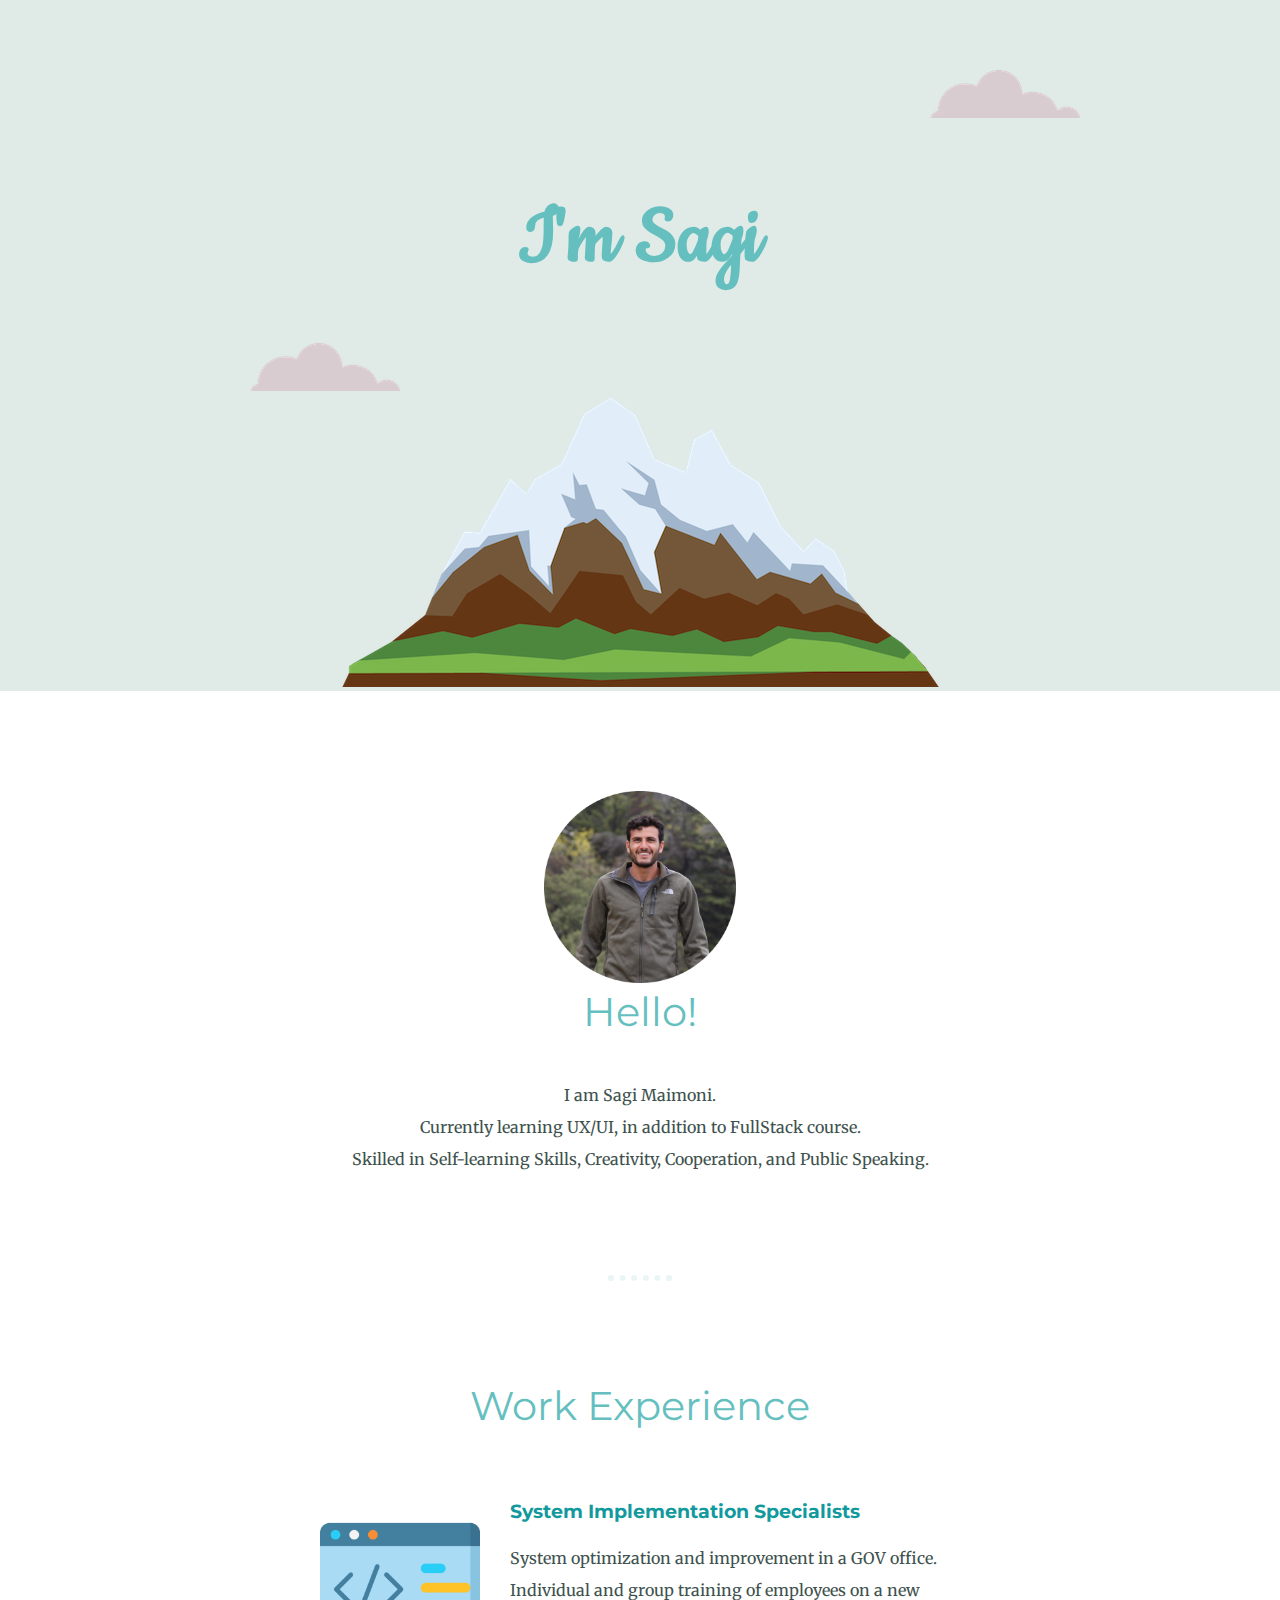
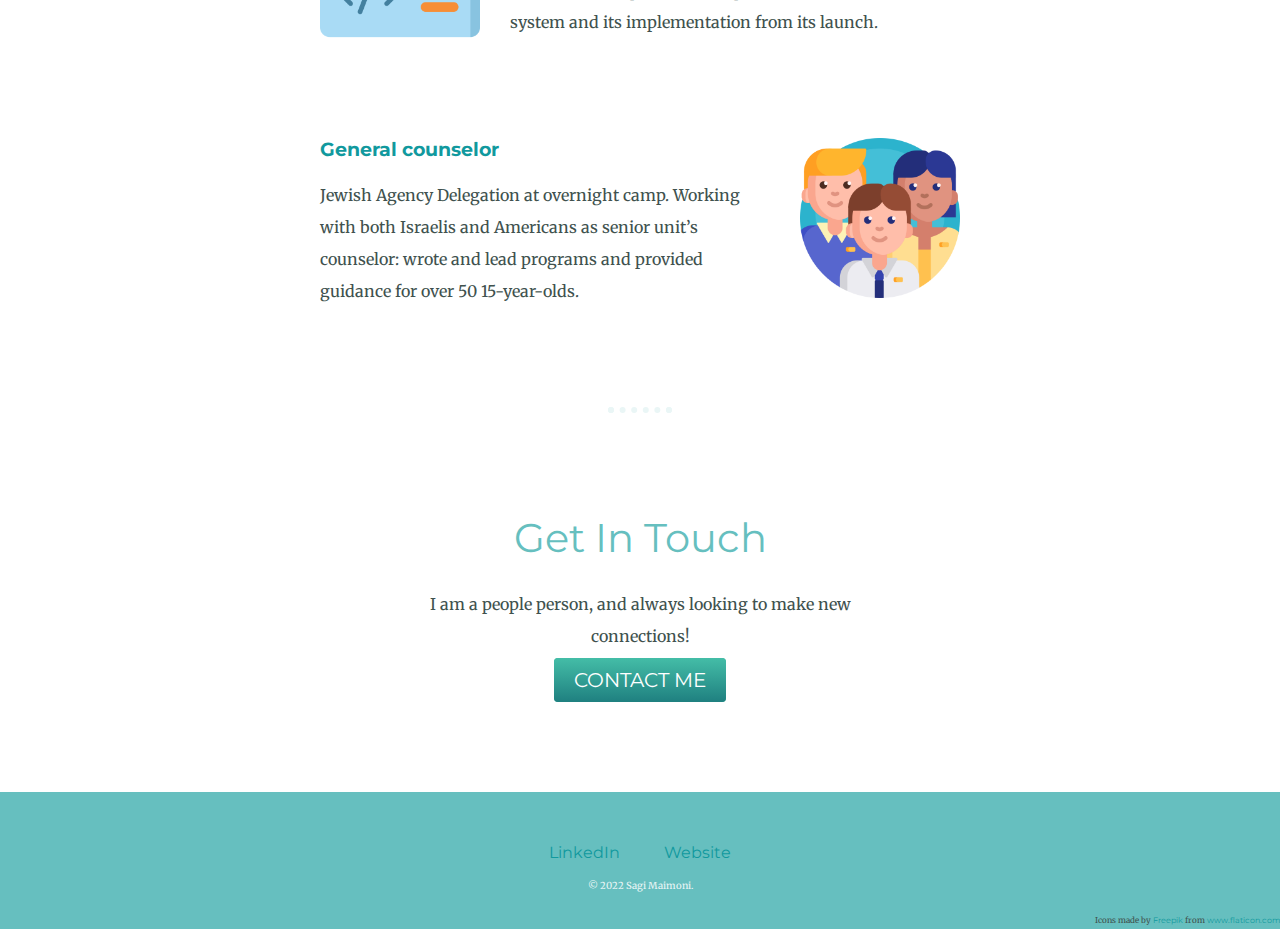
<file: index.html>
<!DOCTYPE html>
<html lang="en" dir="ltr">

<head>
  <meta charset="utf-8">
  <title>Sagi Maimoni</title>
  <link rel="stylesheet" href="styles.css">
  <link rel="icon" href="favicon.ico">
  <link rel="preconnect" href="https://fonts.googleapis.com">
  <link rel="preconnect" href="https://fonts.gstatic.com" crossorigin>
  <link href="https://fonts.googleapis.com/css2?family=Cookie&family=Indie+Flower&family=Merriweather&family=Montserrat&display=swap" rel="stylesheet">
</head>

<body>
  <div class="top-container">
    <img class="top-cloud" src="images/cloud.png" alt="cloud-img">
    <h1>I'm Sagi</h1>
    <img class="bottom-cloud" src="images/cloud.png" alt="cloud-img">
    <img class="mountain" src="images/mountain.png" alt="mountain-img">
  </div>
  <div class="middle-container">
    <div class="profile">
      <img class="me" src="images/me.png" alt="">
      <h2>Hello!</h2>
      <p class="about">I am Sagi Maimoni.<br>
        Currently learning UX/UI, in addition to FullStack course.<br>
        Skilled in Self-learning Skills, Creativity, Cooperation, and Public Speaking.</p>
    </div>
    <hr>
    <div class="Jobs">
      <h2>Work Experience</h2>
      <div class="Jobs-row">
        <img class="code" src="images/code.png" alt="">
        <h3>System Implementation Specialists</h3>
        <p>System optimization and improvement in a GOV office. Individual and group training of employees on a new system and its implementation from its launch.</p>
      </div>
      <div class="Jobs-row">
        <img class="people" src="images/people.png" alt="">
        <h3>General counselor</h3>
        <p>Jewish Agency Delegation at overnight camp. Working with both Israelis and Americans as senior unit’s counselor: wrote and lead programs and provided guidance for over 50 15-year-olds.</p>
      </div>
    </div>
    <hr>
    <div class="contact-me">
      <h2 class="getintouch">Get In Touch</h2>
      <p>I am a people person, and always looking to make new connections!</p>
      <a class="btn" href="mailto:sagimaimoni@gmail.com">CONTACT ME</a>
    </div>
  </div>


  <div class="bottom-container">
    <div class="footer-link">
      <a class="link" href="https://www.linkedin.com/in/sagi-maimoni-579913202/" target="_blank">LinkedIn</a>
      <a class="link"href="index.html">Website</a>
    </div>
    <p class="copyrights">© 2022 Sagi Maimoni.</p>
    <p class="flaticon">Icons made by <a class="flaticon" href="https://www.freepik.com" target="_blank" title="Freepik">Freepik</a> from <a class="flaticon" href="https://www.flaticon.com/" target="_blank" title="Flaticon">www.flaticon.com</a></p>
  </div>

</body>

</html>
</file>
<file: styles.css>
body {
  margin: 0px;
  text-align: center;
  font-family: 'Merriweather', serif;
  color: #40514E;
}

h1 {
  font-family: 'Cookie', cursive;
  font-size: 5.62rem;
  margin: 50px auto 0 auto;
  line-height: 2;
  color: #66BFBF;
}

h2 {
  font-family: 'Montserrat', sans-serif;
  font-size: 2.5rem;
  font-weight: normal;
  color: #66BFBF;
  margin-top: 0;
  padding-bottom: 10px;
}

h3 {
  font-family: 'Montserrat', sans-serif;
  color: #11999E;
}

hr {
  border: dotted #EAF6F6 6px;
  width: 4%;
  margin: 100px auto;
  border-bottom: none;
}

p {
  line-height: 2;
}

.footer-link {
  color: #11999E;
}

.btn {
  color: #11999E;
}

.Jobs-row {
  width: 50%;
  margin: 60px auto 100px auto;
  text-align: left;
}

.me {
  width: 15%;
}

.about {
  width: 50%;
  margin: auto;
}

.code {
  width: 25%;
  float: left;
  margin-right: 30px;
}

.people {
  width: 25%;
  float: right;
  margin-left: 30px;
}

#flaticon {
  position: absolute;
  right: 0px;
}

.top-container {
  background-color: #e0ebe8;
  position: relative;
  padding-top: 100px;
}

.middle-container {
  margin: 100px 0;
}

.bottom-container {
  background-color: #66BFBF;
  margin-top: 70px;
  padding-top: 50px;
  padding-bottom: 1px;
}

a {
  font-family: 'Montserrat', sans-serif;
  color: #11999E;
  text-decoration: none;
  margin: 10px 20px;
}

a:hover {
  color: #04293A;
  transition: all .5s ease;
  -webkit-transition: all .5s ease;
}

.flaticon {
  text-align: right;
  font-size: 0.5rem;
  margin: auto;
}

.copyrights {
  color: #EAF6F6;
  padding: 15px 0;
  font-size: 0.6rem;
  margin:0;
}

.bottom-cloud {
  position: absolute;
  left: 250px;
  bottom: 300px;
}

.top-cloud {
  position: absolute;
  right: 200px;
  top: 70px;
}

.contact-me {
  width: 40%;
  margin: 20px auto 60px;
}

.getintouch {
  margin-bottom: 10px;
}

.btn {
  background: #44bda7;
  background-image: -webkit-linear-gradient(top, #44bda7, #1f8080);
  background-image: -moz-linear-gradient(top, #44bda7, #1f8080);
  background-image: -ms-linear-gradient(top, #44bda7, #1f8080);
  background-image: -o-linear-gradient(top, #44bda7, #1f8080);
  background-image: linear-gradient(to bottom, #44bda7, #1f8080);
  -webkit-border-radius: 4;
  -moz-border-radius: 4;
  border-radius: 4px;
  font-family: 'Montserrat', sans-serif;
  color: #ffffff;
  font-size: 20px;
  padding: 10px 20px 10px 20px;
  text-decoration: none;
}

.btn:hover {
  background: #2a918c;
  background-image: -webkit-linear-gradient(top, #2a918c, #1e7564);
  background-image: -moz-linear-gradient(top, #2a918c, #1e7564);
  background-image: -ms-linear-gradient(top, #2a918c, #1e7564);
  background-image: -o-linear-gradient(top, #2a918c, #1e7564);
  background-image: linear-gradient(to bottom, #2a918c, #1e7564);
  text-decoration: none;
  transition: all .5s ease;
  -webkit-transition: all .5s ease;
}
</file>
